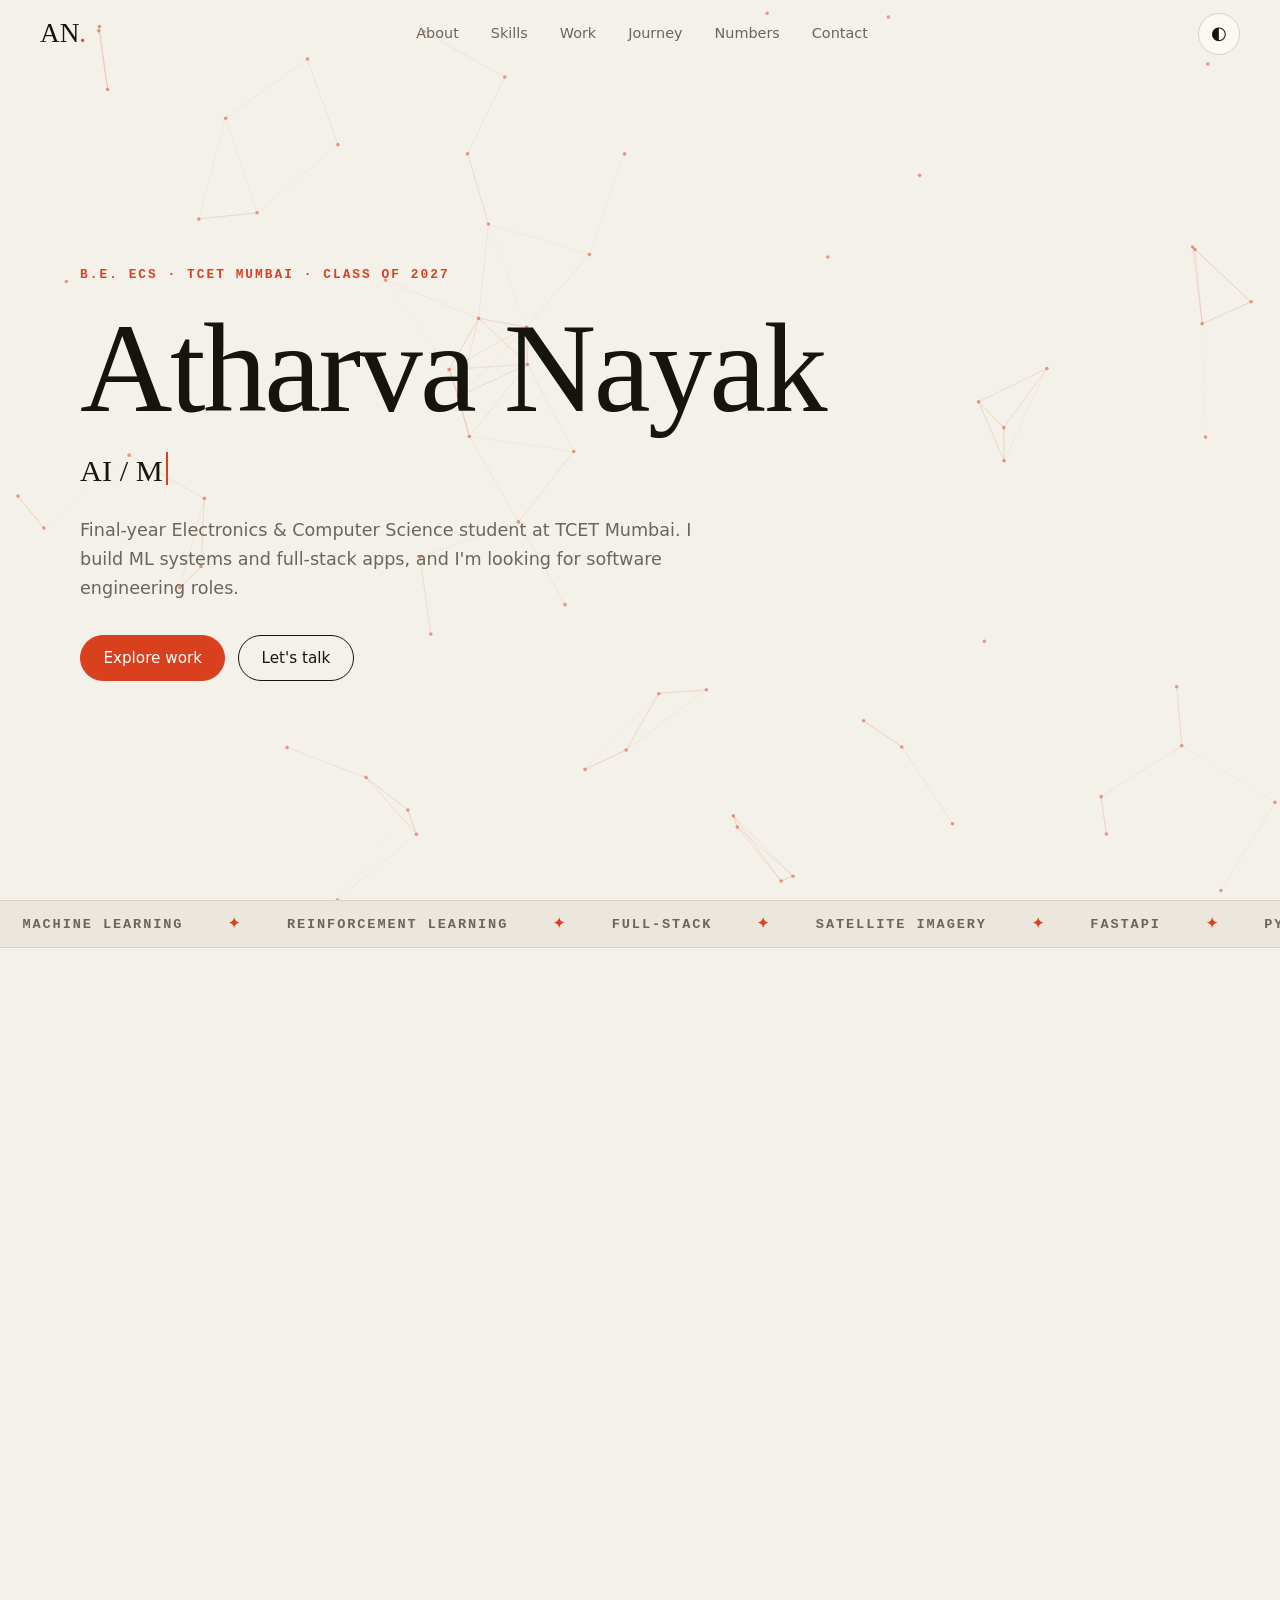
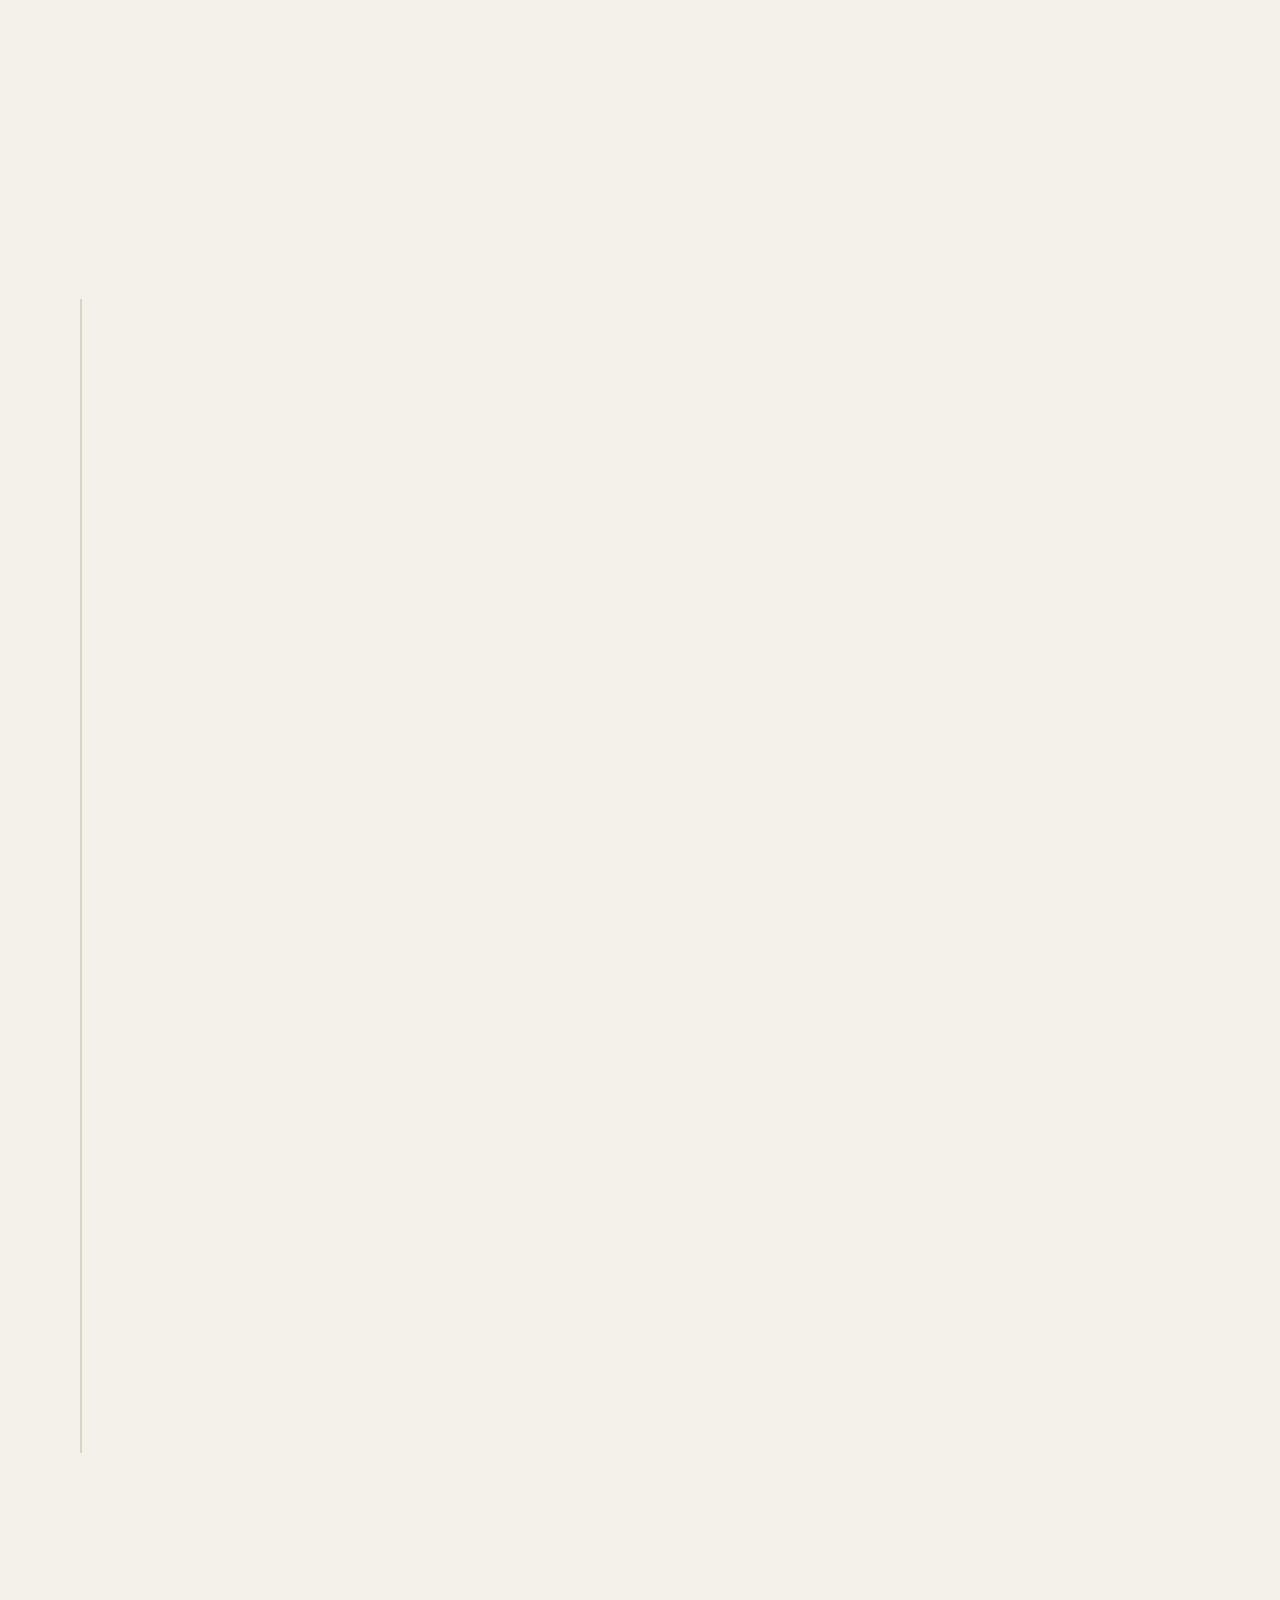
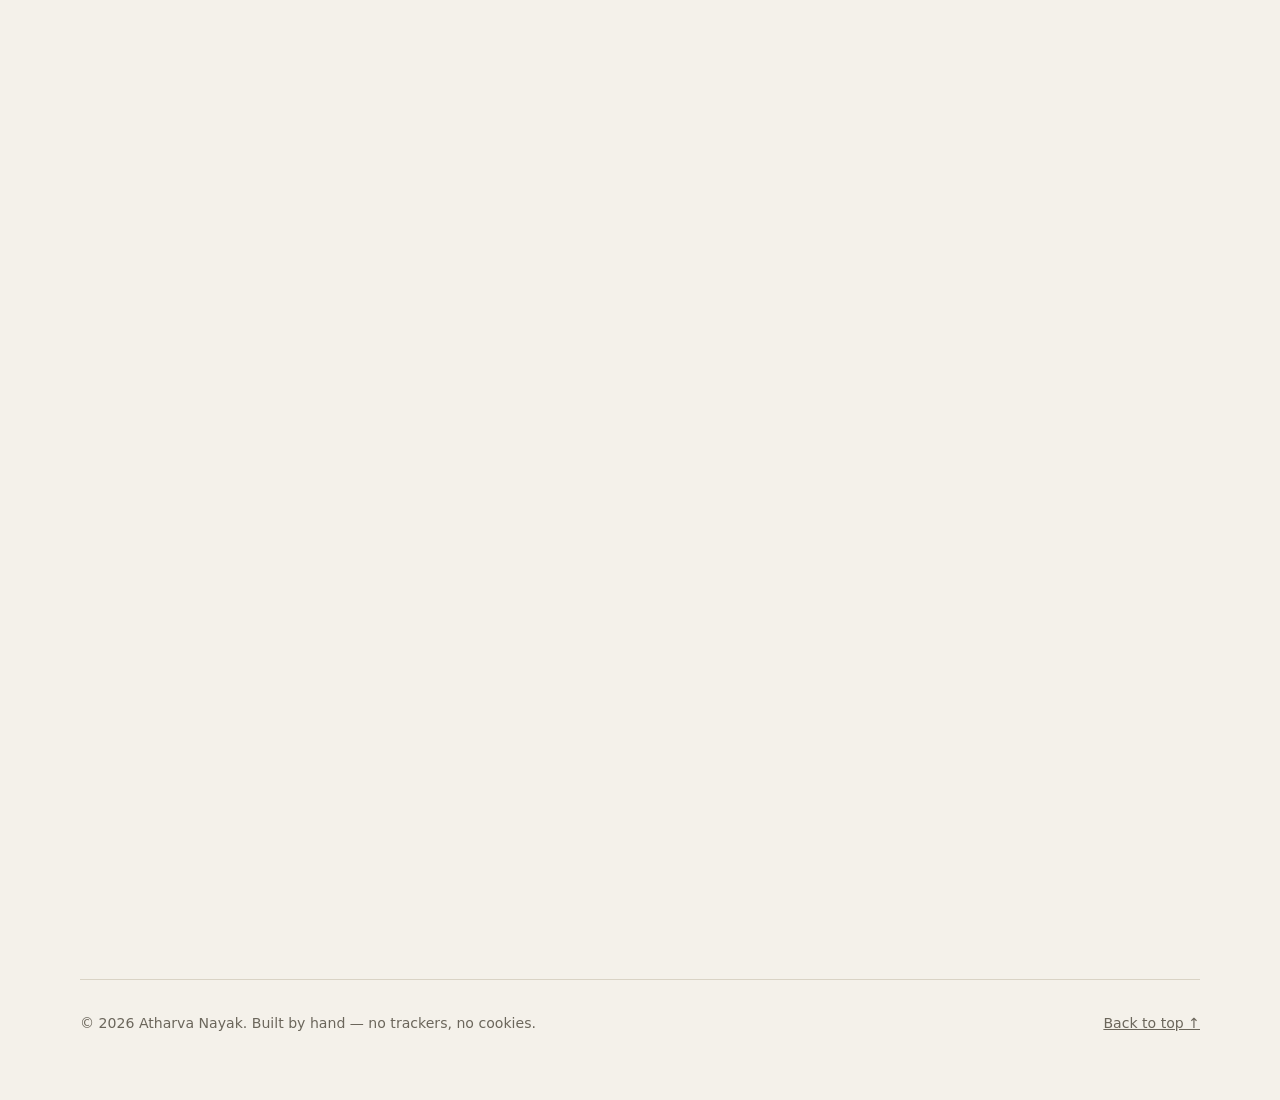
<file: index.html>
<!doctype html>
<html lang="en">
<head>
  <meta charset="utf-8">
  <meta name="viewport" content="width=device-width, initial-scale=1">
  <title>Atharva Nayak — AI/ML &amp; Full-stack Engineer</title>
  <meta name="description" content="Portfolio of Atharva Nayak, final-year Electronics & Computer Science student at TCET Mumbai. ML, reinforcement learning and full-stack projects.">
  <meta name="author" content="Atharva Nayak">
  <meta name="theme-color" content="#f4f1ea">

  <!-- Security: locks the page to its own files. GitHub Pages can't send headers, so this meta tag is the policy.
       If you later add images/fonts/scripts from another site, add that origin here or the browser will block it. -->
  <meta http-equiv="Content-Security-Policy" content="default-src 'none'; script-src 'self'; style-src 'self'; img-src 'self' data:; font-src 'self'; connect-src 'self' https://api.github.com; manifest-src 'self'; base-uri 'none'; form-action 'none'; object-src 'none'">
  <meta name="referrer" content="strict-origin-when-cross-origin">

  <!-- >>> PASTE: after deploying, set the real URL + a 1200x630 image at assets/og.png for nice link previews -->
  <meta property="og:type" content="website">
  <meta property="og:title" content="Atharva Nayak — AI/ML & Full-stack Engineer">
  <meta property="og:description" content="ML, reinforcement learning and full-stack projects.">
  <meta name="twitter:card" content="summary">

  <link rel="icon" href="assets/favicon.svg" type="image/svg+xml">
  <script src="js/theme.js"></script>
  <link rel="stylesheet" href="css/style.css">
  <script src="js/config.js" defer></script>
  <script src="js/main.js" defer></script>
</head>
<body>
  <a class="skip" href="#about">Skip to content</a>
  <div class="progress" aria-hidden="true"><span id="progress"></span></div>

  <header class="nav" id="nav">
    <a class="logo" href="#top" aria-label="Back to top"><span data-bind="initials">AN</span><i>.</i></a>
    <nav aria-label="Primary">
      <ul id="navlinks">
        <li><a href="#about">About</a></li>
        <li><a href="#skills">Skills</a></li>
        <li><a href="#work">Work</a></li>
        <li><a href="#journey">Journey</a></li>
        <li><a href="#numbers">Numbers</a></li>
        <li><a href="#contact">Contact</a></li>
      </ul>
    </nav>
    <div class="nav-actions">
      <button class="icon-btn" id="theme" type="button" aria-label="Toggle dark mode"><span aria-hidden="true">◐</span></button>
      <button class="icon-btn menu-btn" id="menu" type="button" aria-expanded="false" aria-controls="navlinks" aria-label="Open menu"><span aria-hidden="true">☰</span></button>
    </div>
  </header>

  <main id="top">
    <section class="hero" aria-label="Introduction">
      <canvas id="bg" aria-hidden="true"></canvas>
      <div class="wrap hero-inner">
        <p class="eyebrow reveal">B.E. ECS · TCET Mumbai · Class of 2027</p>
        <h1 class="reveal d1"><span data-bind="name">Atharva Nayak</span></h1>
        <p class="role reveal d2"><span id="typed" aria-live="off"></span><span class="caret" aria-hidden="true"></span></p>
        <p class="lead reveal d3" data-bind="intro"></p>
        <div class="cta reveal d4">
          <a class="btn primary" href="#work">Explore work</a>
          <a class="btn" href="#contact">Let's talk</a>
          <a class="btn ghost" id="resumeBtn" href="#" hidden download>Resume ↓</a>
        </div>
      </div>
    </section>

    <div class="ticker" aria-hidden="true"><div class="ticker-track" id="ticker"></div></div>

    <section id="about" class="sec wrap">
      <p class="label reveal">01 — About</p>
      <div class="about-grid">
        <div>
          <h2 class="reveal">Hi, I'm <em id="firstName">Atharva.</em></h2>
          <div id="aboutText" class="prose reveal"></div>
          <p class="social reveal" id="socials"></p>
        </div>
        <aside class="idcard reveal" id="idcard" aria-label="Developer ID card">
          <div class="id-top"><span>DEVELOPER ID</span><span id="idNo"></span></div>
          <div class="id-body">
            <img id="photo" alt="Portrait of Atharva Nayak" width="160" height="160" loading="lazy" decoding="async">
            <div>
              <h3 data-bind="name"></h3>
              <p class="mute" id="idDept"></p>
              <p class="mute">Valid · <span id="idValid"></span></p>
            </div>
          </div>
          <div class="id-cols">
            <div><h4>What I am</h4><ul id="idAm"></ul></div>
            <div><h4>Quick facts</h4><dl id="idFacts"></dl></div>
          </div>
          <blockquote id="idQuote"></blockquote>
        </aside>
      </div>
    </section>

    <section id="skills" class="sec wrap">
      <p class="label reveal">02 — Skills</p>
      <h2 class="reveal">The periodic table of <em>my stack.</em></h2>
      <div class="filters reveal" id="filters" role="tablist" aria-label="Filter skills"></div>
      <ul class="elements" id="elements"></ul>
    </section>

    <section id="work" class="sec wrap">
      <p class="label reveal">03 — Selected work</p>
      <h2 class="reveal">Things I've <em>built.</em></h2>
      <div class="cards" id="projects"></div>
    </section>

    <section id="github" class="sec wrap" hidden>
      <p class="label reveal">Live — GitHub</p>
      <h2 class="reveal">Latest <em>commits &amp; repos.</em></h2>
      <ul class="repos" id="repos"></ul>
    </section>

    <section id="certs" class="sec wrap">
      <p class="label reveal">04 — Certifications</p>
      <h2 class="reveal">Proof of <em>practice.</em></h2>
      <ul class="certs" id="certList"></ul>
    </section>

    <section id="journey" class="sec wrap">
      <p class="label reveal">05 — Experience &amp; education</p>
      <h2 class="reveal">The <em>journey</em> so far.</h2>
      <ol class="timeline" id="timeline"></ol>
    </section>

    <section id="numbers" class="sec wrap">
      <p class="label reveal">06 — Achievements</p>
      <h2 class="reveal">A few <em>numbers.</em></h2>
      <ul class="stats" id="stats"></ul>
    </section>

    <section id="contact" class="sec wrap contact">
      <p class="label reveal">07 — Contact</p>
      <h2 class="big reveal">Let's build something <em>together.</em></h2>
      <p class="lead reveal d3">Open to software engineering roles and interesting projects.</p>
      <p class="mail reveal"><a id="mailLink" href="#"></a></p>
      <div class="cta reveal d4">
        <a class="btn primary" id="sayHello" href="#">Say hello</a>
        <button class="btn" id="copyMail" type="button">Copy email</button>
        <a class="btn ghost" id="ctaLinkedin" href="#" hidden>LinkedIn</a>
        <a class="btn ghost" id="ctaGithub" href="#" hidden>GitHub</a>
      </div>
      <p class="sr-only" id="copyStatus" role="status" aria-live="polite"></p>
    </section>
  </main>

  <footer class="footer wrap">
    <p>© <span id="year"></span> <span data-bind="name"></span>. Built by hand — no trackers, no cookies.</p>
    <a href="#top">Back to top ↑</a>
  </footer>

  <noscript><p class="noscript">This portfolio needs JavaScript to render. Find me on GitHub: github.com/ArtNayak</p></noscript>
</body>
</html>
</file>
<file: css/style.css>
/* ---------- tokens ---------- */
:root{
  --bg:#f4f1ea; --bg2:#ebe7dd; --card:#fbf9f4; --ink:#16140f; --mute:#6b665b; --line:#d9d3c5;
  --acc:#d9411e; --acc-ink:#fff;
  --serif:"Iowan Old Style","Palatino Linotype",Palatino,"Book Antiqua",Georgia,serif;
  --sans:system-ui,-apple-system,"Segoe UI",Roboto,"Helvetica Neue",Arial,sans-serif;
  --mono:ui-monospace,SFMono-Regular,Menlo,Consolas,monospace;
  --r:18px; --ease:cubic-bezier(.2,.7,.2,1);
  color-scheme:light;
}
[data-theme="dark"]{
  --bg:#0f0f0d; --bg2:#171714; --card:#161613; --ink:#f1eee6; --mute:#a09b8e; --line:#2a2924;
  --acc:#ff7a59; --acc-ink:#140f0c; color-scheme:dark;
}
*{box-sizing:border-box;margin:0;padding:0}
html{scroll-behavior:smooth;scroll-padding-top:80px;-webkit-text-size-adjust:100%}
body{background:var(--bg);color:var(--ink);font:16px/1.65 var(--sans);transition:background .35s,color .35s;overflow-x:hidden}
img,canvas{display:block;max-width:100%}
ul,ol{list-style:none}
a{color:inherit}
em{font-family:var(--serif);font-style:italic;color:var(--acc);font-weight:400}
h1,h2,h3{font-family:var(--serif);font-weight:400;line-height:1.05;letter-spacing:-.02em}
h2{font-size:clamp(2rem,5vw,3.4rem);margin-bottom:2rem}
:focus-visible{outline:2px solid var(--acc);outline-offset:3px;border-radius:6px}
.wrap{width:min(1120px,92vw);margin-inline:auto}
.sec{padding:clamp(4rem,9vw,7rem) 0}
.label{font:600 .78rem/1 var(--mono);letter-spacing:.14em;text-transform:uppercase;color:var(--mute);margin-bottom:1rem}
.mute{color:var(--mute)}
.sr-only{position:absolute;width:1px;height:1px;overflow:hidden;clip:rect(0 0 0 0);white-space:nowrap}
.skip{position:absolute;left:-999px;top:8px;background:var(--acc);color:var(--acc-ink);padding:.6rem 1rem;border-radius:8px;z-index:200}
.skip:focus{left:8px}
[hidden]{display:none!important}

/* ---------- progress + nav ---------- */
.progress{position:fixed;inset:0 0 auto 0;height:3px;z-index:120}
.progress span{display:block;height:100%;width:100%;background:var(--acc);transform-origin:left;transform:scaleX(0)}
.nav{position:fixed;inset:0 0 auto 0;z-index:100;display:flex;align-items:center;justify-content:space-between;gap:1rem;
  padding:.8rem clamp(1rem,4vw,2.5rem);transition:background .3s,backdrop-filter .3s,border-color .3s;border-bottom:1px solid transparent}
.nav.stuck{background:color-mix(in srgb,var(--bg) 82%,transparent);backdrop-filter:blur(14px);-webkit-backdrop-filter:blur(14px);border-color:var(--line)}
.logo{font:400 1.7rem/1 var(--serif);text-decoration:none}.logo i{color:var(--acc);font-style:normal}
.nav ul{display:flex;gap:.3rem}
.nav ul a{display:block;padding:.45rem .85rem;border-radius:99px;text-decoration:none;font-size:.9rem;color:var(--mute);transition:color .2s,background .2s}
.nav ul a:hover,.nav ul a.on{color:var(--ink);background:var(--bg2)}
.nav-actions{display:flex;gap:.5rem}
.icon-btn{width:42px;height:42px;border-radius:50%;border:1px solid var(--line);background:var(--card);color:var(--ink);font-size:1.1rem;cursor:pointer;transition:transform .25s var(--ease),border-color .2s}
.icon-btn:hover{transform:rotate(25deg);border-color:var(--acc)}
.menu-btn{display:none}

/* ---------- buttons ---------- */
.btn{display:inline-flex;align-items:center;gap:.5rem;padding:.8rem 1.4rem;border-radius:99px;border:1px solid var(--ink);background:transparent;color:var(--ink);
  font:500 .95rem var(--sans);text-decoration:none;cursor:pointer;transition:transform .25s var(--ease),background .2s,color .2s,border-color .2s}
.btn:hover{transform:translateY(-3px)}
.btn.primary{background:var(--acc);border-color:var(--acc);color:var(--acc-ink)}
.btn.ghost{border-color:var(--line);color:var(--mute)}
.btn.ghost:hover{color:var(--ink);border-color:var(--ink)}
.cta{display:flex;flex-wrap:wrap;gap:.8rem;margin-top:2rem}

/* ---------- hero ---------- */
.hero{position:relative;min-height:100svh;display:grid;align-items:center;padding:7rem 0 4rem;overflow:hidden}
#bg{position:absolute;inset:0;width:100%;height:100%;opacity:.9}
.hero-inner{position:relative}
.eyebrow{font:600 .8rem var(--mono);letter-spacing:.16em;text-transform:uppercase;color:var(--acc);margin-bottom:1.2rem}
.hero h1{font-size:clamp(3.2rem,11vw,8rem);margin-bottom:1rem}
.role{font:400 clamp(1.2rem,3vw,1.9rem)/1.3 var(--serif);min-height:1.5em}
.caret{display:inline-block;width:2px;height:1.1em;background:var(--acc);margin-left:3px;vertical-align:-.15em;animation:blink 1s steps(1) infinite}
@keyframes blink{50%{opacity:0}}
.lead{max-width:56ch;margin-top:1.2rem;color:var(--mute);font-size:1.1rem}

/* ---------- ticker ---------- */
.ticker{border-block:1px solid var(--line);overflow:hidden;background:var(--bg2);padding:.9rem 0}
.ticker-track{display:flex;width:max-content;animation:scroll 38s linear infinite}
.ticker:hover .ticker-track{animation-play-state:paused}
.ticker-track span{font:600 .85rem var(--mono);letter-spacing:.14em;text-transform:uppercase;padding-inline:1.4rem;white-space:nowrap;color:var(--mute)}
.ticker-track span::after{content:"✦";margin-left:2.8rem;color:var(--acc)}
@keyframes scroll{to{transform:translateX(-50%)}}

/* ---------- reveal ---------- */
.reveal{opacity:0;transform:translateY(26px);transition:opacity .8s var(--ease),transform .8s var(--ease);transition-delay:calc(var(--i,0)*70ms)}
.reveal.in{opacity:1;transform:none}
.d1{--i:1}.d2{--i:2}.d3{--i:3}.d4{--i:4}
.no-js .reveal{opacity:1;transform:none}

/* ---------- about + id card ---------- */
.about-grid{display:grid;grid-template-columns:1.1fr .9fr;gap:clamp(2rem,6vw,5rem);align-items:start}
.prose p{margin-bottom:1rem;color:var(--mute);font-size:1.08rem;max-width:58ch}
.social a{margin-right:1.2rem;font-weight:500;text-decoration:underline;text-underline-offset:4px;text-decoration-color:var(--acc)}
.idcard{--rx:0deg;--ry:0deg;background:var(--card);border:1px solid var(--line);border-radius:var(--r);padding:1.4rem;
  transform:perspective(900px) rotateX(var(--rx)) rotateY(var(--ry));transition:transform .2s ease-out,opacity .8s var(--ease);
  box-shadow:0 24px 50px -28px rgba(0,0,0,.35)}
.idcard.reveal:not(.in){transform:translateY(26px)}
.id-top{display:flex;justify-content:space-between;font:600 .72rem var(--mono);letter-spacing:.16em;color:var(--mute);border-bottom:1px dashed var(--line);padding-bottom:.8rem;margin-bottom:1.2rem}
.id-body{display:flex;gap:1.2rem;align-items:center}
.id-body img{width:96px;height:96px;border-radius:14px;object-fit:cover;background:var(--bg2);border:1px solid var(--line)}
.id-body h3{font-size:1.7rem;margin-bottom:.3rem}
.id-cols{display:grid;grid-template-columns:1fr 1.3fr;gap:1.2rem;margin-top:1.4rem}
.idcard h4{font:600 .7rem var(--mono);letter-spacing:.14em;text-transform:uppercase;color:var(--mute);margin-bottom:.5rem}
.idcard li{font-size:.92rem}.idcard li::before{content:"› ";color:var(--acc)}
.idcard dl div{display:flex;justify-content:space-between;gap:.6rem;font-size:.88rem;padding:.15rem 0}
.idcard dt{color:var(--mute)}.idcard dd{text-align:right}
.idcard blockquote{margin-top:1.3rem;padding-top:1rem;border-top:1px dashed var(--line);font:italic 1.05rem var(--serif);color:var(--mute)}

/* ---------- skills ---------- */
.filters{display:flex;flex-wrap:wrap;gap:.5rem;margin-bottom:1.6rem}
.chip{padding:.45rem 1rem;border-radius:99px;border:1px solid var(--line);background:transparent;color:var(--mute);font:500 .85rem var(--sans);cursor:pointer;transition:all .2s}
.chip:hover{color:var(--ink);border-color:var(--ink)}
.chip[aria-selected="true"]{background:var(--ink);color:var(--bg);border-color:var(--ink)}
.elements{display:grid;grid-template-columns:repeat(auto-fill,minmax(112px,1fr));gap:.7rem}
.el{position:relative;aspect-ratio:1;border:1px solid var(--line);border-radius:12px;background:var(--card);padding:.55rem .65rem;display:flex;flex-direction:column;justify-content:space-between;
  transition:transform .3s var(--ease),border-color .2s,opacity .3s,background .2s}
.el:hover{transform:translateY(-6px) rotate(-1.5deg);border-color:var(--acc);background:var(--bg2)}
.el.off{opacity:.18;transform:scale(.94);pointer-events:none}
.el small{font:600 .62rem var(--mono);color:var(--mute)}
.el b{font:400 2rem/1 var(--serif);color:var(--ink)}
.el span{font-size:.72rem;line-height:1.2;color:var(--mute)}

/* ---------- projects ---------- */
.cards{display:grid;grid-template-columns:repeat(auto-fill,minmax(min(100%,340px),1fr));gap:1.2rem}
.card{display:flex;flex-direction:column;background:var(--card);border:1px solid var(--line);border-radius:var(--r);overflow:hidden;
  transition:transform .35s var(--ease),border-color .25s,box-shadow .35s}
.card:hover{transform:translateY(-8px);border-color:var(--acc);box-shadow:0 26px 40px -28px rgba(0,0,0,.4)}
.card img{width:100%;aspect-ratio:16/9;object-fit:cover;background:var(--bg2);border-bottom:1px solid var(--line)}
.card-body{padding:1.4rem;display:flex;flex-direction:column;gap:.8rem;flex:1}
.card .num{font:600 .75rem var(--mono);color:var(--acc);letter-spacing:.12em}
.card .type{font:600 .7rem var(--mono);letter-spacing:.12em;text-transform:uppercase;color:var(--mute)}
.card h3{font-size:1.7rem}
.card p{color:var(--mute);font-size:.96rem}
.card ul.hl li{font-size:.9rem;padding-left:1rem;position:relative;color:var(--ink)}
.card ul.hl li::before{content:"→";position:absolute;left:0;color:var(--acc)}
.tags{display:flex;flex-wrap:wrap;gap:.4rem;margin-top:auto;padding-top:.4rem}
.tags li{font:500 .72rem var(--mono);padding:.25rem .6rem;border-radius:99px;background:var(--bg2);color:var(--mute)}
.card-links{display:flex;gap:1rem;font-size:.9rem;font-weight:500}
.card-links a{text-decoration:underline;text-underline-offset:4px;text-decoration-color:var(--acc)}
.card-links a:hover{color:var(--acc)}
.repos{display:grid;grid-template-columns:repeat(auto-fill,minmax(min(100%,320px),1fr));gap:1rem}
.repos a{display:block;height:100%;padding:1.2rem;border:1px solid var(--line);border-radius:14px;background:var(--card);text-decoration:none;transition:transform .3s var(--ease),border-color .2s}
.repos a:hover{transform:translateY(-5px);border-color:var(--acc)}
.repos strong{display:block;font:400 1.3rem var(--serif);margin-bottom:.3rem}
.repos p{font-size:.88rem;color:var(--mute)}.repos small{display:block;margin-top:.6rem;font:500 .72rem var(--mono);color:var(--acc)}

/* ---------- certs ---------- */
.certs{display:grid;grid-template-columns:repeat(auto-fill,minmax(min(100%,250px),1fr));gap:1rem}
.cert{padding:1.3rem;border:1px solid var(--line);border-radius:14px;background:var(--card);display:flex;flex-direction:column;gap:.35rem;transition:transform .3s var(--ease),border-color .2s}
.cert:hover{transform:translateY(-5px);border-color:var(--acc)}
.cert h3{font-size:1.3rem}.cert p{color:var(--mute);font-size:.9rem}
.cert a{margin-top:.6rem;font-size:.85rem;font-weight:500;text-decoration:underline;text-underline-offset:4px;text-decoration-color:var(--acc)}

/* ---------- timeline ---------- */
.timeline{position:relative;padding-left:2rem;border-left:2px solid var(--line)}
.tl{position:relative;padding-bottom:2.2rem}
.tl::before{content:"";position:absolute;left:calc(-2rem - 7px);top:.45rem;width:12px;height:12px;border-radius:50%;background:var(--bg);border:2px solid var(--acc);transition:background .3s}
.tl.in::before{background:var(--acc)}
.tl time{font:600 .75rem var(--mono);letter-spacing:.1em;text-transform:uppercase;color:var(--acc)}
.tl h3{font-size:1.55rem;margin:.3rem 0}
.tl .where{color:var(--mute);font-size:.95rem}.tl .note{margin-top:.4rem;max-width:62ch;font-size:.96rem}

/* ---------- stats ---------- */
.stats{display:grid;grid-template-columns:repeat(auto-fit,minmax(170px,1fr));gap:1rem}
.stat{padding:1.6rem 1.2rem;border:1px solid var(--line);border-radius:var(--r);background:var(--card)}
.stat b{display:block;font:400 clamp(2.4rem,5vw,3.4rem)/1 var(--serif);color:var(--acc)}
.stat span{display:block;margin-top:.5rem;font-size:.88rem;color:var(--mute)}

/* ---------- contact + footer ---------- */
.contact{text-align:center}.contact .lead{margin-inline:auto}.contact .cta{justify-content:center}
.big{font-size:clamp(2.4rem,7vw,5.2rem)}
.mail{margin-top:1.4rem;font:400 clamp(1.2rem,3vw,1.8rem) var(--serif)}
.mail a{text-decoration:underline;text-decoration-color:var(--acc);text-underline-offset:6px}
.footer{display:flex;justify-content:space-between;flex-wrap:wrap;gap:1rem;padding:2rem 0 3rem;border-top:1px solid var(--line);font-size:.88rem;color:var(--mute)}
.noscript{padding:2rem;text-align:center}

/* ---------- responsive ---------- */
@media (max-width:860px){
  .about-grid{grid-template-columns:1fr}
  .menu-btn{display:inline-block}
  .nav ul{position:fixed;inset:64px 0 auto 0;flex-direction:column;gap:0;padding:.6rem 1rem 1rem;background:var(--bg);border-bottom:1px solid var(--line);
    transform:translateY(-130%);transition:transform .35s var(--ease)}
  .nav ul.open{transform:none}
  .nav ul a{padding:.9rem .5rem;font-size:1.05rem;border-radius:8px}
}
@media (max-width:520px){.id-cols{grid-template-columns:1fr}.elements{grid-template-columns:repeat(auto-fill,minmax(92px,1fr))}.el b{font-size:1.6rem}}

/* ---------- accessibility: reduced motion ---------- */
@media (prefers-reduced-motion:reduce){
  html{scroll-behavior:auto}
  *,*::before,*::after{animation-duration:.01ms!important;animation-iteration-count:1!important;transition-duration:.01ms!important}
  .reveal{opacity:1;transform:none}
  .ticker-track{animation:none}
}
</file>
